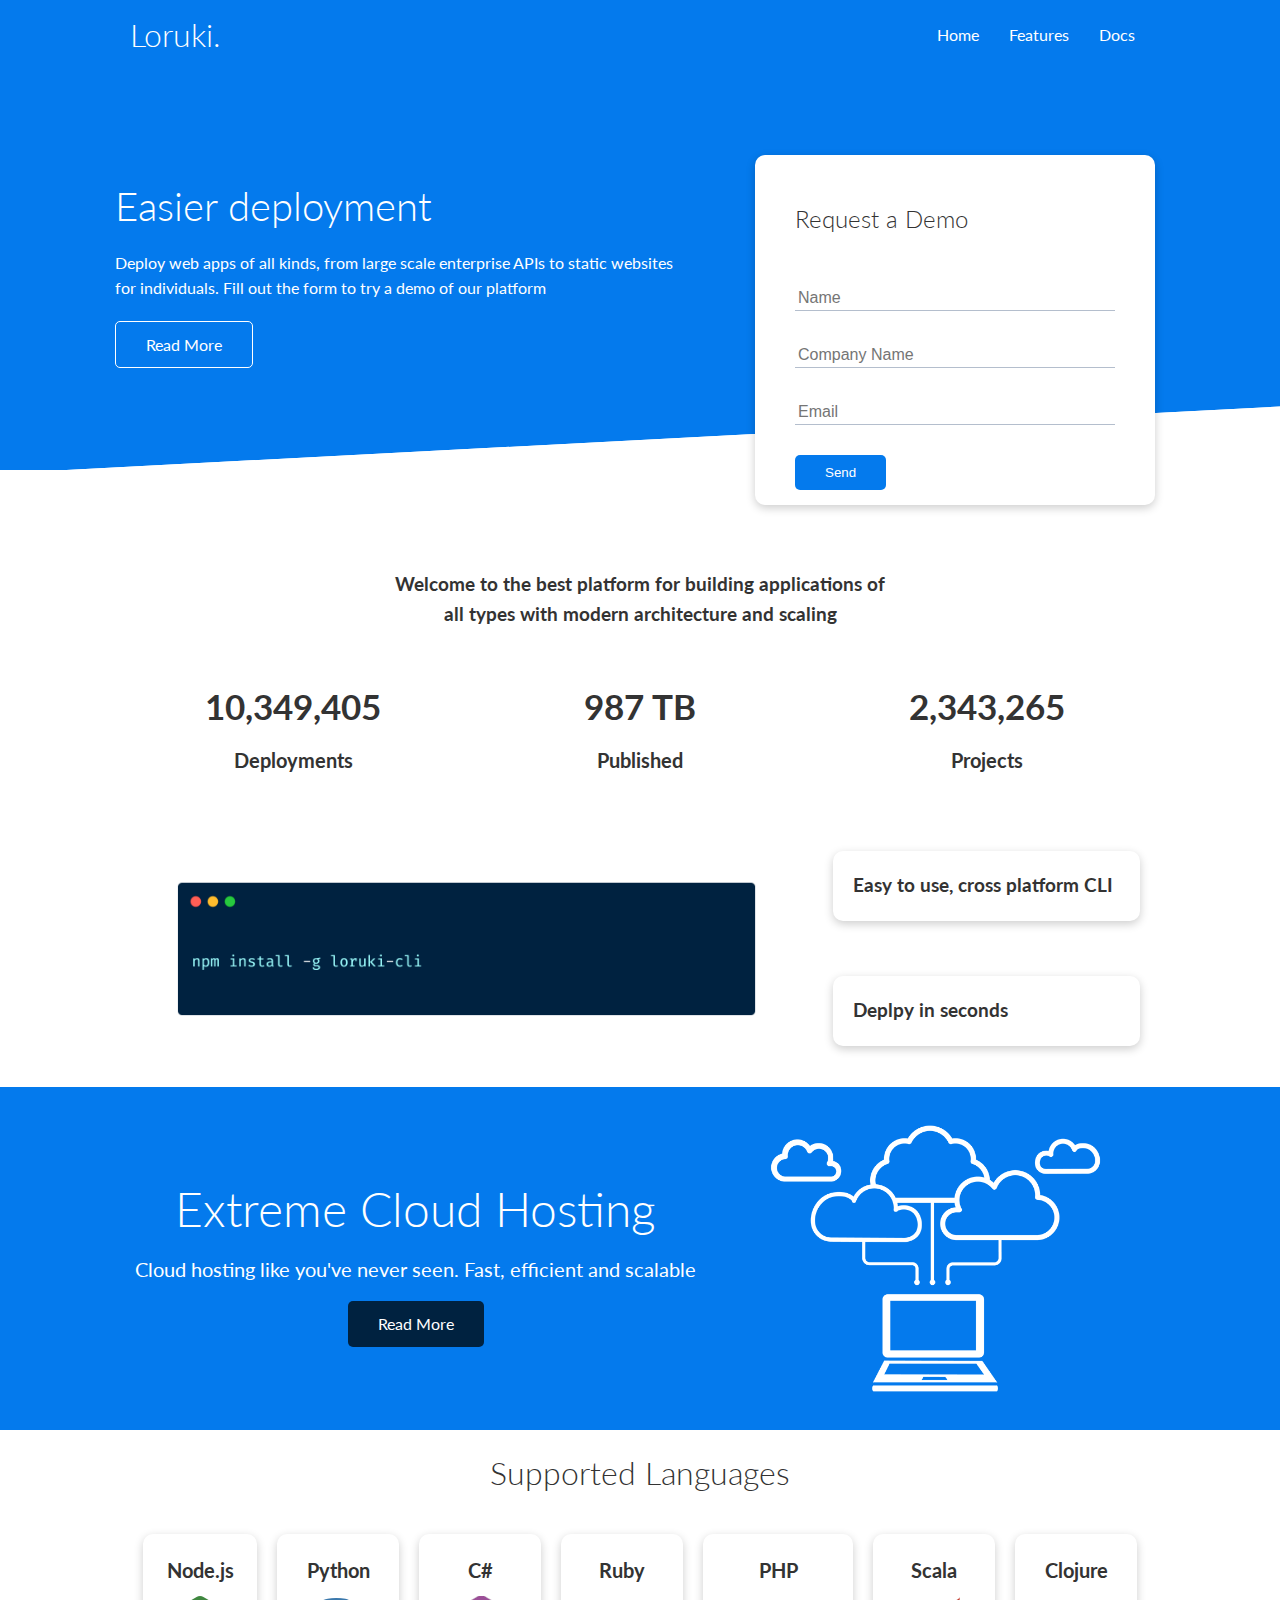
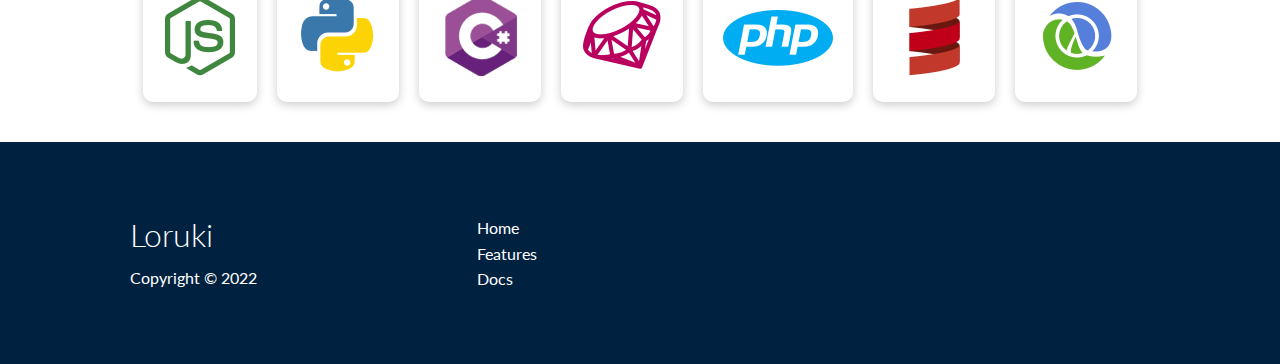
<file: index.html>
<!DOCTYPE html>
<html lang="en">
<head>
    <meta charset="UTF-8">
    <meta http-equiv="X-UA-Compatible" content="IE=edge">
    <meta name="viewport" content="width=device-width, initial-scale=1.0">
    <link rel="stylesheet" href="css/utilities.css">
    <link rel="stylesheet" href="css/style.css">
    <link rel="stylesheet" href="https://cdnjs.cloudflare.com/ajax/libs/font-awesome/6.1.1/css/all.min.css" integrity="sha512-KfkfwYDsLkIlwQp6LFnl8zNdLGxu9YAA1QvwINks4PhcElQSvqcyVLLD9aMhXd13uQjoXtEKNosOWaZqXgel0g==" crossorigin="anonymous" referrerpolicy="no-referrer" />
    <title>Loruki | Cloud Hosting For Everyone</title>
</head>
<body>
    <!--Navbar-->
    <div class="navbar">
        <div class="container flex">
            <h1 class="logo">Loruki.</h1>
            <nav>
                <ul>
                    <li><a href="index.html">Home</a></li>
                    <li><a href="features.html">Features</a></li>
                    <li><a href="docs.html">Docs</a></li>
                </ul>
            </nav>
        </div>
    </div>

    <!--Showcase-->
    <section class="showcase">
        <div class="container grid">
            <div class="showcase-text">
                <h1>Easier deployment</h1>
                <p>
                    Deploy web apps of all kinds, from large scale enterprise APIs to static websites for individuals. Fill out the form to try a demo of our platform
                </p>
                <a href="features.html" class="btn btn-outline">Read More</a>
            </div>

            <div class="showcase-form card">
                <h2>Request a Demo</h2>
                <form name="contact" netlify-honeypot="bot-field" method="POST" data-netlify="true">
                    <input type="hidden" name="form-name" value="contact">
                    <p class="hidden">
                        <label>Don’t fill this out if you're human: <input name="bot-field" /></label>
                      </p>
                    <div class="form-control">
                        <input type="text" name="name" placeholder="Name" required>
                    </div>
                    <div class="form-control">
                        <input type="text" name="company" placeholder="Company Name" required>
                    </div>
                    <div class="form-control">
                        <input type="email" name="email" placeholder="Email" required>
                    </div>
                    <input type="submit" value="Send" class="btn btn-primary">
                </form>
            </div>
        </div>
    </section>

    <!--Stats-->
    <section class="stats">
        <div class="container">
            <h3 class="stats-heading text-center my-1">
                Welcome to the best platform for building applications of all types with modern architecture and scaling
            </h3>

            <div class="grid grid-3 text-center my-4">
                <div>
                    <i class="fas fa-server fa-3x"></i>
                    <h3>10,349,405</h3>
                    <p class="text-secondary">
                        Deployments
                    </p>
                </div>
                <div>
                    <i class="fas fa-upload fa-3x"></i>
                    <h3>987 TB</h3>
                    <p class="text-secondary">
                        Published
                    </p>
                </div>
                <div>
                    <i class="fas fa-project-diagram fa-3x"></i>
                    <h3>2,343,265</h3>
                    <p class="text-secondary">
                        Projects
                    </p>
                </div>
            </div>
        </div>
    </section>

    <!--CLI-->
    <section class="cli">
        <div class="container grid">
            <img src="images/cli.png" alt="">
            <div class="card">
                <h3>Easy to use, cross platform CLI</h3>
            </div>
            <div class="card">
                <h3>Deplpy in seconds</h3>
            </div>
        </div>
    </section>

    <!--Cloud-->
    <section class="cloud bg-primary my-2 py-2">
        <div class="container grid">
            <div class="text-center">
                <h2 class="lg">Extreme Cloud Hosting</h2>
                <p class="lead my-1">Cloud hosting like you've never seen. Fast, efficient and scalable</p>
                <a href="features.html" class="btn btn-dark">Read More</a>
            </div>
            <img src="images/cloud.png" alt="">
        </div>
    </section>

    <!--Languages-->

    <section class="languages">
        <h2 class="md text-center my-2">Supported Languages</h2>
        <div class="container flex">
            <div class="card">
                <h4>Node.js</h4>
                <img src="images/logos/node.png" alt="">
            </div>
            <div class="card">
                <h4>Python</h4>
                <img src="images/logos/python.png" alt="">
            </div>
            <div class="card">
                <h4>C#</h4>
                <img src="images/logos/csharp.png" alt="">
            </div>
            <div class="card">
                <h4>Ruby</h4>
                <img src="images/logos/ruby.png" alt="">
            </div>
            <div class="card">
                <h4>PHP</h4>
                <img src="images/logos/php.png" alt="">
            </div>
            <div class="card">
                <h4>Scala</h4>
                <img src="images/logos/scala.png" alt="">
            </div>
            <div class="card">
                <h4>Clojure</h4>
                <img src="images/logos/clojure.png" alt="">
            </div>
        </div>
    </section>

    <footer class="footer bg-dark py-5">
        <div class="container grid grid-3">
            <div>
                <h1>Loruki</h1>
                <p>Copyright &copy; 2022</p>
            </div>
            <nav>
                <ul>
                    <li><a href="index.html">Home</a></li>
                    <li><a href="features.html">Features</a></li>
                    <li><a href="docs.html">Docs</a></li>
                </ul>
            </nav>
            <div class="social">
                <a href="#"><i class="fab fa-github fa-2x"></i></a>
                <a href="#"><i class="fab fa-instagram fa-2x"></i></a>
                <a href="#"><i class="fab fa-facebook fa-2x"></i></a>
                <a href="#"><i class="fab fa-twitter fa-2x"></i></a>
            </div>
        </div>
    </footer>
</body>
</html>
</file>
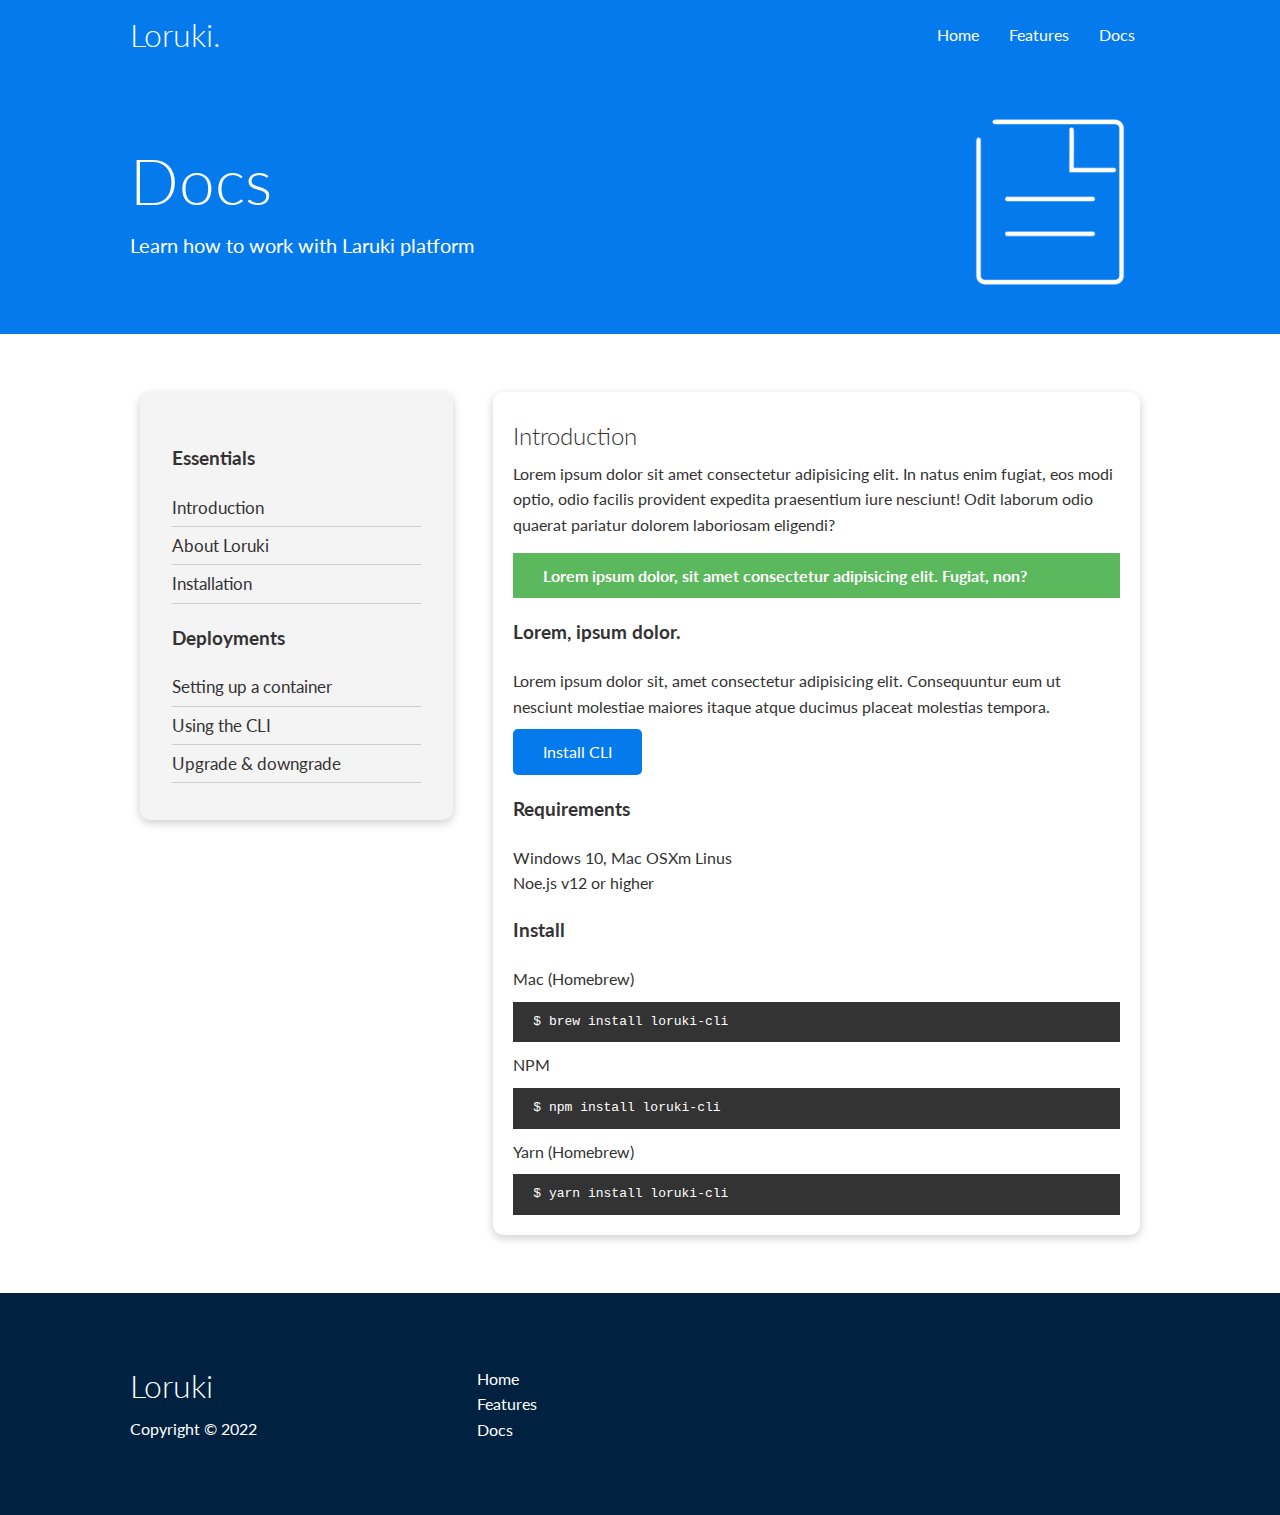
<file: docs.html>
<!DOCTYPE html>
<html lang="en">
<head>
    <meta charset="UTF-8">
    <meta http-equiv="X-UA-Compatible" content="IE=edge">
    <meta name="viewport" content="width=device-width, initial-scale=1.0">
    <link rel="stylesheet" href="css/utilities.css">
    <link rel="stylesheet" href="css/style.css">
    <link rel="stylesheet" href="https://cdnjs.cloudflare.com/ajax/libs/font-awesome/6.1.1/css/all.min.css" integrity="sha512-KfkfwYDsLkIlwQp6LFnl8zNdLGxu9YAA1QvwINks4PhcElQSvqcyVLLD9aMhXd13uQjoXtEKNosOWaZqXgel0g==" crossorigin="anonymous" referrerpolicy="no-referrer" />
    <title>Loruki | Cloud Hosting For Everyone</title>
</head>
<body>
    <!--Navbar-->
    <div class="navbar">
        <div class="container flex">
            <h1 class="logo">Loruki.</h1>
            <nav>
                <ul>
                    <li><a href="index.html">Home</a></li>
                    <li><a href="features.html">Features</a></li>
                    <li><a href="docs.html">Docs</a></li>
                </ul>
            </nav>
        </div>
    </div>

    <!--Head-->
    <section class="docs-head bg-primary py-3">
        <div class="container grid">
            <div>
                <h1 class="xl">Docs</h1>
                <p class="lead">
                    Learn how to work with Laruki platform
                </p>
            </div>
            <img src="images/docs.png" alt="">
        </div>
    </section>

    <section class="docs-main my-4">
        <div class="container grid">
            <div class="card bg-light p-3">
                <h3 class="my-2">Essentials</h3>
                <nav>
                    <ul>
                        <li><a href="#">Introduction</a></li>
                        <li><a href="#">About Loruki</a></li>
                        <li><a href="#">Installation</a></li>
                    </ul>
                </nav>
                <h3 class="my-2">Deployments</h3>
                <nav>
                    <ul>
                        <li><a href="#">Setting up a container</a></li>
                        <li><a href="#">Using the CLI</a></li>
                        <li><a href="#">Upgrade & downgrade</a></li>
                    </ul>
                </nav>
            </div>
            <div class="card">
                <h2>Introduction</h2>
                <p>Lorem ipsum dolor sit amet consectetur adipisicing elit. In natus enim fugiat, eos modi optio, odio facilis provident expedita praesentium iure nesciunt! Odit laborum odio quaerat pariatur dolorem laboriosam eligendi?</p>
                <div class="alert alert-succes">
                    <i class="fas fa-info"></i>Lorem ipsum dolor, sit amet consectetur adipisicing elit. Fugiat, non?
                </div>
                <h3>Lorem, ipsum dolor.</h3>
                <p>Lorem ipsum dolor sit, amet consectetur adipisicing elit. Consequuntur eum ut nesciunt molestiae maiores itaque atque ducimus placeat molestias tempora.</p>
                <a href="#" class="btn btn-primary">Install CLI</a>
            
                <h3>Requirements</h3>
                <ul>
                    <li>Windows 10, Mac OSXm Linus</li>
                    <li>Noe.js v12 or higher</li>
                </ul>
                <h3>Install</h3>
                <p>Mac (Homebrew)</p>
                <pre><code>$ brew install loruki-cli</code></pre>
                <p>NPM</p>
                <pre><code>$ npm install loruki-cli</code></pre>
                <p>Yarn (Homebrew)</p>
                <pre><code>$ yarn install loruki-cli</code></pre>
            </div>
        </div>
    </section>


    <footer class="footer bg-dark py-5">
        <div class="container grid grid-3">
            <div>
                <h1>Loruki</h1>
                <p>Copyright &copy; 2022</p>
            </div>
            <nav>
                <ul>
                    <li><a href="index.html">Home</a></li>
                    <li><a href="features.html">Features</a></li>
                    <li><a href="docs.html">Docs</a></li>
                </ul>
            </nav>
            <div class="social">
                <a href="#"><i class="fab fa-github fa-2x"></i></a>
                <a href="#"><i class="fab fa-instagram fa-2x"></i></a>
                <a href="#"><i class="fab fa-facebook fa-2x"></i></a>
                <a href="#"><i class="fab fa-twitter fa-2x"></i></a>
            </div>
        </div>
    </footer>
</body>
</html>
</file>
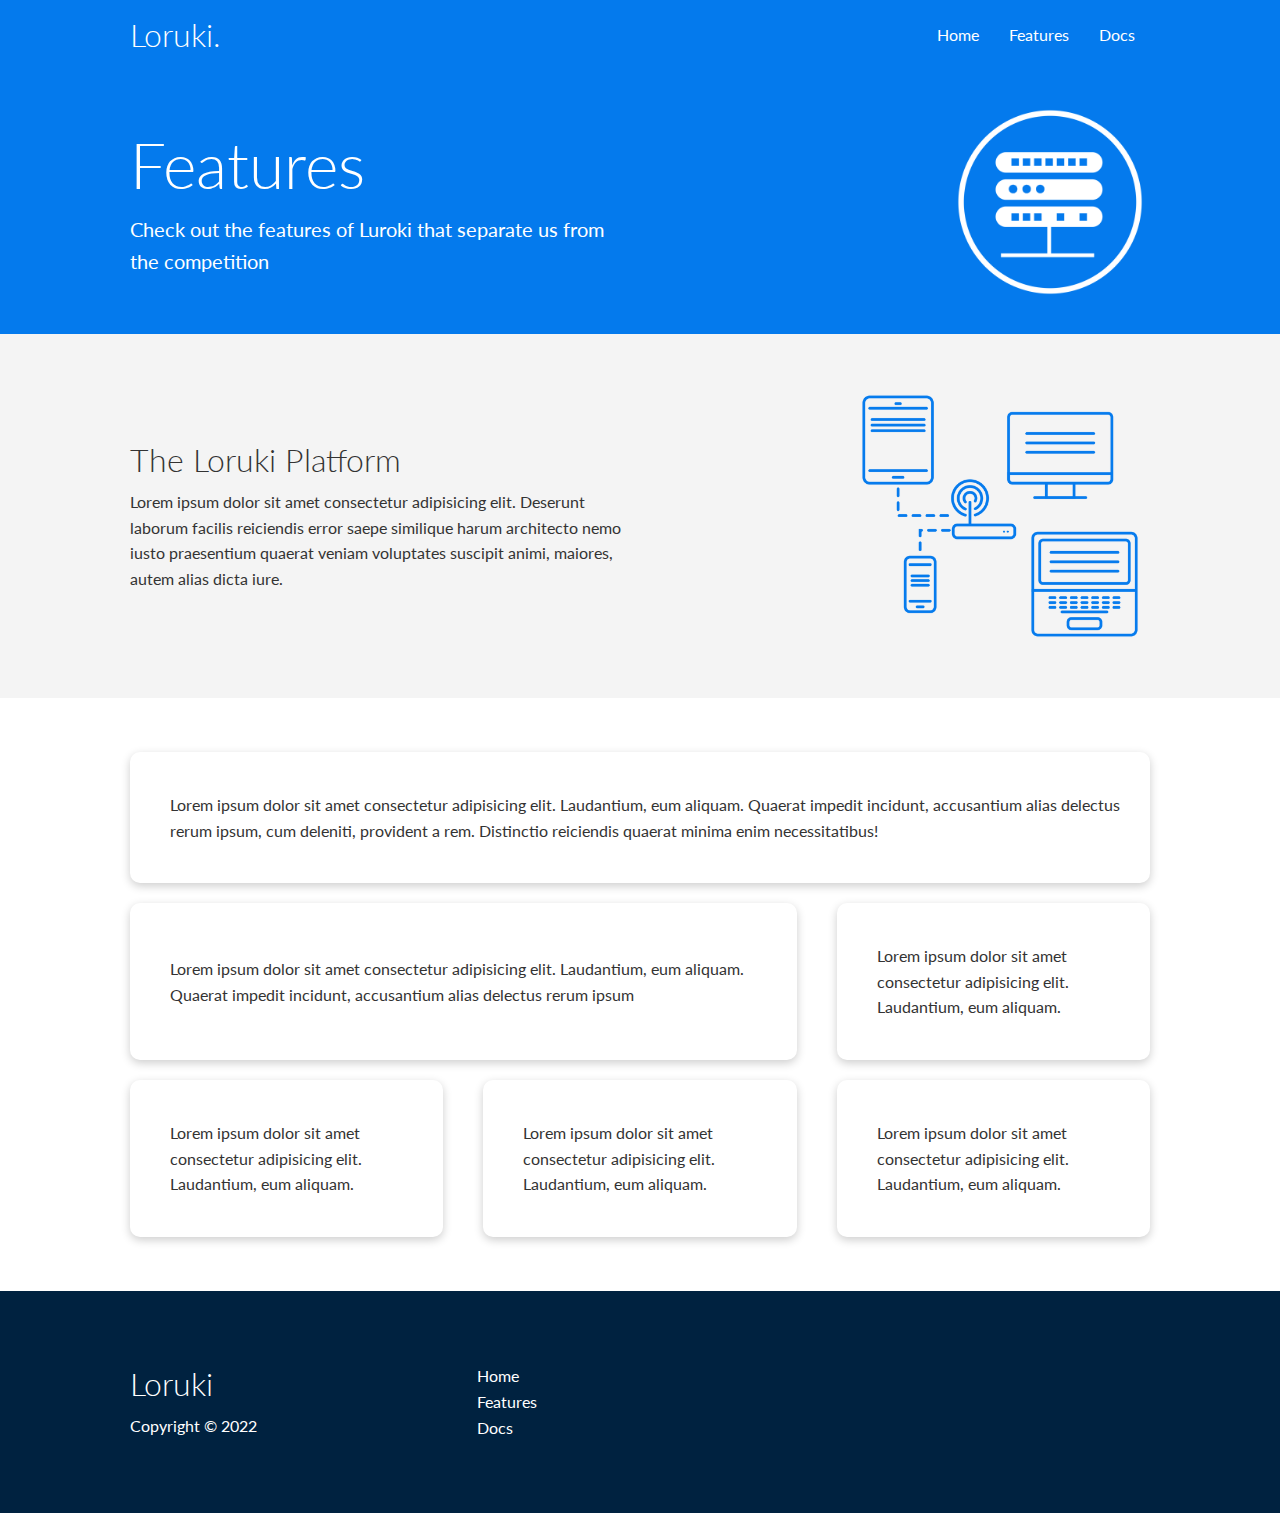
<file: features.html>
<!DOCTYPE html>
<html lang="en">
<head>
    <meta charset="UTF-8">
    <meta http-equiv="X-UA-Compatible" content="IE=edge">
    <meta name="viewport" content="width=device-width, initial-scale=1.0">
    <link rel="stylesheet" href="css/utilities.css">
    <link rel="stylesheet" href="css/style.css">
    <link rel="stylesheet" href="https://cdnjs.cloudflare.com/ajax/libs/font-awesome/6.1.1/css/all.min.css" integrity="sha512-KfkfwYDsLkIlwQp6LFnl8zNdLGxu9YAA1QvwINks4PhcElQSvqcyVLLD9aMhXd13uQjoXtEKNosOWaZqXgel0g==" crossorigin="anonymous" referrerpolicy="no-referrer" />
    <title>Loruki | Cloud Hosting For Everyone</title>
</head>
<body>
    <!--Navbar-->
    <div class="navbar">
        <div class="container flex">
            <h1 class="logo">Loruki.</h1>
            <nav>
                <ul>
                    <li><a href="index.html">Home</a></li>
                    <li><a href="features.html">Features</a></li>
                    <li><a href="docs.html">Docs</a></li>
                </ul>
            </nav>
        </div>
    </div>

    <!--Head-->
    <section class="features-head bg-primary py-3">
        <div class="container grid">
            <div>
                <h1 class="xl">Features</h1>
                <p class="lead">
                    Check out the features of Luroki that separate us from the competition
                </p>
            </div>
            <img src="images/server.png" alt="">
        </div>
    </section>

    <section class="features-sub-head bg-light py-3">
        <div class="container grid">
            <div>
                <h1 class="md">The Loruki Platform</h1>
                <p>
                    Lorem ipsum dolor sit amet consectetur adipisicing elit. Deserunt laborum facilis reiciendis error saepe similique harum architecto nemo iusto praesentium quaerat veniam voluptates suscipit animi, maiores, autem alias dicta iure.
                </p>
            </div>
            <img src="images/server2.png" alt="">
        </div>
        </div>
    </section>

    <section class="features-main my-2">
        <div class="container grid grid-3">
            <div class="card flex">
                <i class="fas fa-server fa-3x"></i>
                <p>Lorem ipsum dolor sit amet consectetur adipisicing elit. Laudantium, eum aliquam. Quaerat impedit incidunt, accusantium alias delectus rerum ipsum, cum deleniti, provident a rem. Distinctio reiciendis quaerat minima enim necessitatibus!</p>
            </div>
            <div class="card flex">
                <i class="fas fa-network-wired fa-3x"></i>
                <p>Lorem ipsum dolor sit amet consectetur adipisicing elit. Laudantium, eum aliquam. Quaerat impedit incidunt, accusantium alias delectus rerum ipsum</p>
            </div>
            <div class="card flex">
                <i class="fas fa-laptop-code fa-3x"></i>
                <p>Lorem ipsum dolor sit amet consectetur adipisicing elit. Laudantium, eum aliquam.</p>
            </div>
            <div class="card flex">
                <i class="fas fa-database fa-3x"></i>
                <p>Lorem ipsum dolor sit amet consectetur adipisicing elit. Laudantium, eum aliquam.</p>
            </div>
            <div class="card flex">
                <i class="fas fa-power-off fa-3x"></i>
                <p>Lorem ipsum dolor sit amet consectetur adipisicing elit. Laudantium, eum aliquam.</p>
            </div>
            <div class="card flex">
                <i class="fas fa-upload fa-3x"></i>
                <p>Lorem ipsum dolor sit amet consectetur adipisicing elit. Laudantium, eum aliquam.</p>
            </div>
        </div>
    </section>


    <footer class="footer bg-dark py-5">
        <div class="container grid grid-3">
            <div>
                <h1>Loruki</h1>
                <p>Copyright &copy; 2022</p>
            </div>
            <nav>
                <ul>
                    <li><a href="index.html">Home</a></li>
                    <li><a href="features.html">Features</a></li>
                    <li><a href="docs.html">Docs</a></li>
                </ul>
            </nav>
            <div class="social">
                <a href="#"><i class="fab fa-github fa-2x"></i></a>
                <a href="#"><i class="fab fa-instagram fa-2x"></i></a>
                <a href="#"><i class="fab fa-facebook fa-2x"></i></a>
                <a href="#"><i class="fab fa-twitter fa-2x"></i></a>
            </div>
        </div>
    </footer>
</body>
</html>
</file>
<file: css/utilities.css>
/*Utilities*/
.container {
    max-width: 1100px;
    margin: 0 auto;
    overflow: auto;
    padding: 0 40px;
}

.card {
    background-color: #fff;
    border-radius: 10px;
    box-shadow: 0 3px 10px rgba(0, 0, 0, 0.2);
    padding: 20px;
    margin: 10px;
    color: #333;
}

.btn {
    display: inline-block;
    padding: 10px 30px;
    cursor: pointer;
    background: var(--primary-color);
    border: none;
    border-radius: 5px;
    color: #fff;
}

.btn-outline {
    background-color: transparent;
    border: 1px solid #fff;
}

.btn:hover {
    transform: scale(0.98);
}

/*Backgrounds*/
.bg-primary, .btn-primary {
    background-color: var(--primary-color);
    color: #fff;
}

.bg-secondary, .btn-secondary {
    background-color: var(--secondary-color);
    color: #fff;
}

.bg-dark, .btn-dark {
    background-color: var(--dark-color);
    color: #fff;
}

.bg-light, .btn-light {
    background-color: var(--light-color);
    color: #333;
}

.bg-primary a,
.btn-primary a,
.bg-secondary a,
.btn-secondary a,
.bg-dark a,
.btn-dark a {
    color: #fff;
}


/*Text*/

.lead {
    font-size: 20px;
}

.sm {
    font-size: 1rem;
}

.md {
    font-size: 2rem;
}

.lg {
    font-size: 3rem;
}

.xl {
    font-size: 4rem;
}

.text-center {
    text-align: center;
}

.alert {
    background-color: var(--light-color);
    padding: 10px 20px;
    font-weight: bold;
    margin: 15px 0;
}

.alert i {
    margin-right: 10px;
}

.alert-succes {
    background-color: var(--succes-color);
    color: #fff;
}

/*Margin*/
.my-1 {
    margin: 1rem 0;
}

.my-2 {
    margin: 1.5rem 0;
}

.my-3 {
    margin: 2rem 0;
}

.my-4 {
    margin: 3rem 0;
}

.my-5 {
    margin: 4rem 0;
}

.m-1 {
    margin: 1rem;
}

.m-2 {
    margin: 1.5rem;
}

.m-3 {
    margin: 2rem;
}

.m-4 {
    margin: 3rem;
}

.m-5 {
    margin: 4rem;
}

/*Padding*/
.py-1 {
    padding: 1rem 0;
}

.py-2 {
    padding: 1.5rem 0;
}

.py-3 {
    padding: 2rem 0;
}

.py-4 {
    padding: 3rem 0;
}

.py-5 {
    padding: 4rem 0;
}

.p-1 {
    padding: 1rem;
}

.p-2 {
    padding: 1.5rem;
}

.p-3 {
    padding: 2rem;
}

.p-4 {
    padding: 3rem;
}

.p-5 {
    padding: 4rem;
}

.flex {
    display: flex;
    align-items: center;
    height: 100%;
    justify-content: center;
}

.grid {
    display: grid;
    grid-template-columns: repeat(2, 1fr);
    gap: 20px;
    justify-content: center;
    align-items: center;
    height: 100%;
}

.grid-3 {
    grid-template-columns: repeat(3, 1fr);
}
</file>
<file: css/style.css>
@import url('https://fonts.googleapis.com/css2?family=Lato:wght@300&display=swap');

:root {
    --primary-color: #047aed;
    --secondary-color: #1c3fa8;
    --dark-color: #002240;
    --light-color: #f4f4f4;
    --succes-color: #5cb85c;
    --error-color: #d9534f;
}

* {
    box-sizing: border-box;
    padding: 0;
    margin: 0;
}

body {
    font-family: 'Lato', sans-serif;
    color: #333;
    line-height: 1.6;
}

ul {
    list-style-type: none;
}

a {
    text-decoration: none;
    color: #333;
}

h1, h2 {
    font-weight: 300;
    line-height: 1.2;
    margin: 10px 0;
}

p {
    margin: 10px 0;
}

img {
    width: 100%;
}

.navbar {
    background-color: var(--primary-color);
    color: #fff;
    height: 70px;
}

.hidden {
    visibility: hidden;
    height: 0;
}

.navbar ul {
    display: flex;
}

.navbar a {
    color: #fff;
    padding: 10px;
    margin: 0 5px;
}

.navbar a:hover {
    border-bottom: 2px #fff solid;
}

.navbar .flex {
    justify-content: space-between;
}

/*Showcase*/
.showcase {
    height: 400px;
    background-color: var(--primary-color);
    color: #fff;
    position: relative;
}

.showcase h1 {
    font-size: 40px;
}

.showcase p {
    margin: 20px 0;
}

.showcase-text {
    animation: slideInFromLeft 1s ease-in;
}

.showcase-form {
    animation: slideInFromRight 1s ease-in;
}

.showcase .grid {
    grid-template-columns: 55% 45%;
    gap: 30px;
    overflow: visible; /* Removes scrolling effect*/
}

.showcase-form {
    position: relative;
    top: 60px;
    height: 350px;
    width: 400px;
    padding: 40px;
    z-index: 100;
    justify-self: flex-end;
}

.showcase-form .form-control {
    margin: 30px 0;
}

.showcase-form input[type='text'],
.showcase-form input[type='email'] {
    border: 0;
    border-bottom: 1px solid #b4becd;
    width: 100%;
    padding: 3px;
    font-size: 16px;
}

.showcase-form input:focus {
    outline: none;
}

.showcase::before,.showcase::after {
    content: '';
    position: absolute;
    height: 100px;
    bottom: -70px;
    right: 0;
    left: 0;
    background: #fff;
    transform: skewY(-3deg);
    -webkit-transform: skewY(-3deg);
    -moz-transform: skewY(-3deg);
    -ms-transform: skewY(-3deg);
}

/*Stats*/
.stats {
    padding-top: 100px;
    animation: slideInFromBottom 1s ease-in;
}

.stats-heading {
    max-width: 500px;
    margin: auto;
}

.stats .grid h3 {
    font-size: 35px;
}

.stats .grid p {
    font-size: 20px;
    font-weight: bold;
}

/*CLI*/

.cli .grid {
    grid-template-columns: repeat(3, 1fr);
    grid-template-rows: repeat(2, 1fr);
}

.cli .grid > *:first-child {
    grid-column: 1 / span 2;
    grid-row: 1 / span 2;
}
/*Cloud*/
.cloud .grid {
    grid-template-columns: 4fr 3fr;
}

/*Languages*/
.languages .flex {
    flex-wrap: wrap;
}

.languages .card {
    text-align: center;
    margin: 18px 10px 40px;
    transition: transform 0.2s ease;
}

.languages .card h4{
    font-size: 20px;
    margin-bottom: 10px;
}

.languages .card:hover {
    transform: translateY(-15px);
}

/*Features*/
.features-head img {
    width: 200px;
    justify-self: flex-end;
}

.features-sub-head img {
    width: 300px;
    justify-self: flex-end;
}

.features-main .grid {
    padding: 30px;
}

.features-main .grid > *:first-child {
    grid-column: 1 / span 3;
}

.features-main .grid > *:nth-child(2) {
    grid-column: 1 / span 2;
}

.features-main .card > i {
    margin-right: 20px;
}

code, pre {
    background: #333;
    color: white;
    padding: 10px;
}

/*Docs*/
.docs-head img {
    width: 200px;
    justify-self: flex-end;
}

.docs-main h3 {
    margin: 20px 0;
}

.docs-main .grid {
    grid-template-columns: 1fr 2fr;
    align-items: flex-start;
}

.footer .social a{
    margin: 0 10px;
}

.docs-main nav li {
    font-size: 17px;
    padding-bottom: 5px;
    margin-bottom: 5px;
    border-bottom: 1px solid #ccc;
}

.docs-main a:hover {
    font-weight: bold;
}

/*Animations*/
@keyframes slideInFromLeft {
    0% {
        transform: translateX(-100%);
    }

    100% {
        transform: translateX(0);
    }
}

@keyframes slideInFromRight {
    0% {
        transform: translateX(100%);
    }

    100% {
        transform: translateX(0);
    }
}

@keyframes slideInFromTop {
    0% {
        transform: translateY(-100%);
    }

    100% {
        transform: translateX(0);
    }
}

@keyframes slideInFromBottom {
    0% {
        transform: translateY(100%);
    }

    100% {
        transform: translateX(0);
    }
}


/* Tablets media*/
@media(max-width: 768px) {
    .grid,
  .showcase .grid,
  .stats .grid,
  .cli .grid,
  .cloud .grid,
  .features-main .grid,
  .docs-main .grid {
    grid-template-columns: 1fr;
    grid-template-rows: 1fr;
  }

  .showcase {
      height: auto;
  }

  .showcase-text {
      text-align: center;
      margin-top: 40px;
      animation: slideInFromTop 1s ease-in;
  }

  .showcase-form {
      justify-self: center;
      margin: auto;
      animation: slideInFromBottom 1s ease-in;
  }

  .cli .grid > *:first-child {
      grid-column: 1;
      grid-row: 1;
  }

  .features-head,
  .features-sub-head,
  .docs-head {
      text-align: center;
  }

  .features-head img,
  .features-sub-head img,
  .docs-head img {
      justify-self: center;
  }

  .features-main .grid > *:first-child,
  .features-main .grid > *:nth-child(2) {
      grid-column: 1;
  }
}


/* Mobiles media*/
@media(max-width: 500px) {
    .navbar {
        height: 110px;
    }

    .navbar .flex {
        flex-direction: column;
    }

    .navbar ul {
        padding: 10px;
        background-color: rgba(0, 0, 0, 0.1);
    }
}
</file>
